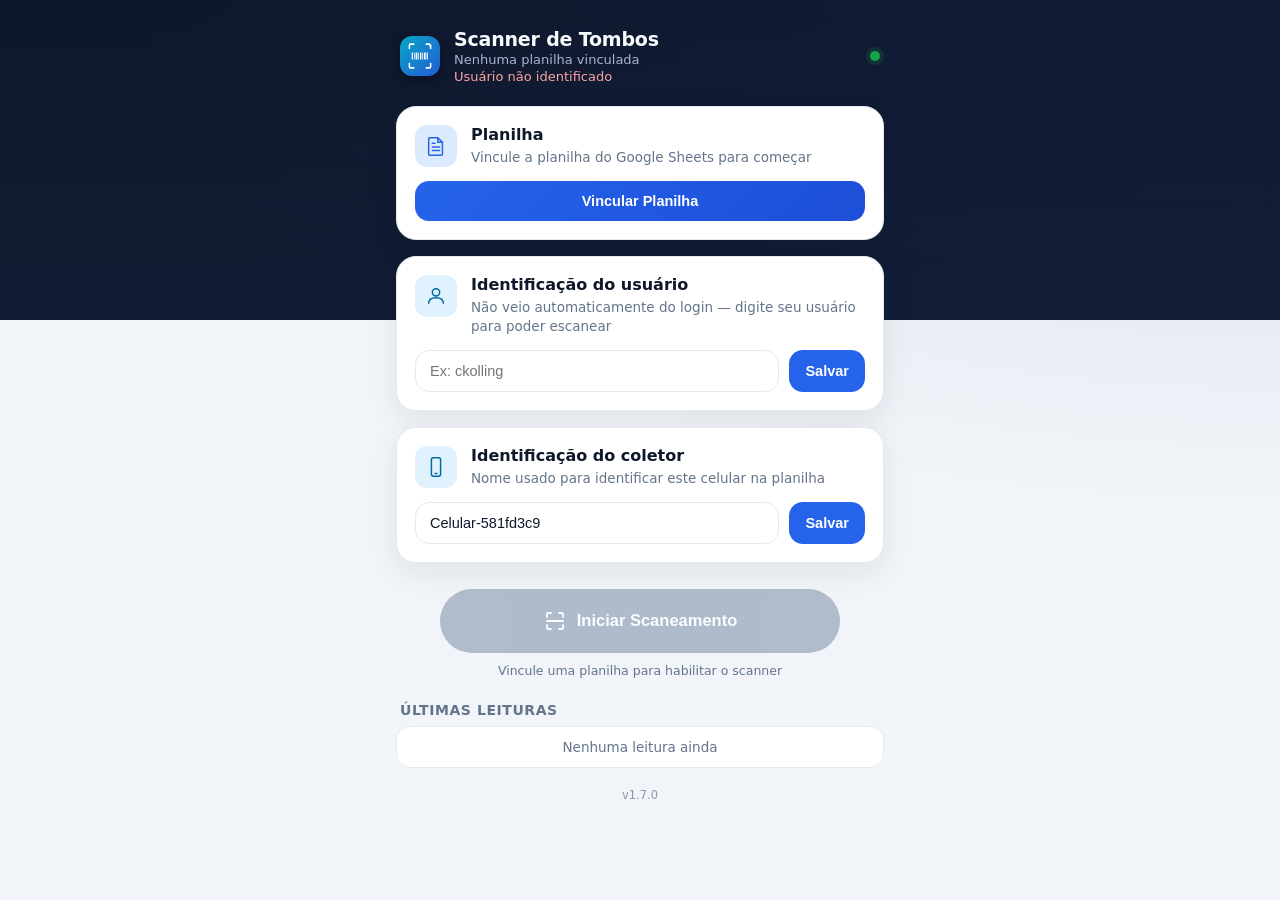
<file: index.html>
<!DOCTYPE html>
<html lang="pt-BR">
<head>
<meta charset="UTF-8">
<meta name="viewport" content="width=device-width, initial-scale=1, viewport-fit=cover, user-scalable=no">
<title>Scanner de Tombos</title>
<meta name="theme-color" content="#0f172a">
<meta name="description" content="Scanner de código de barras de tombos com envio para Google Sheets">
<link rel="manifest" href="manifest.webmanifest">
<link rel="icon" href="icons/icon.svg" type="image/svg+xml">
<link rel="apple-touch-icon" href="icons/icon.svg">
<link rel="stylesheet" href="css/style.css">
</head>
<body>

<div class="app">

  <header class="topbar">
    <div class="topbar-brand">
      <img src="icons/icon.svg" alt="" class="topbar-logo">
      <div>
        <h1>Scanner de Tombos</h1>
        <p id="sheetStatusText" class="topbar-sub">Nenhuma planilha vinculada</p>
        <p id="userStatusText" class="topbar-sub user-status">Usuário não identificado</p>
      </div>
    </div>
    <span id="connDot" class="conn-dot" title="Status de conexão"></span>
  </header>

  <main class="content">

    <section class="card" id="sheetCard">
      <div class="card-row">
        <div class="card-icon sheet-icon">
          <svg viewBox="0 0 24 24" fill="none"><path d="M5 3h9l5 5v13a1 1 0 0 1-1 1H5a1 1 0 0 1-1-1V4a1 1 0 0 1 1-1Z" stroke="currentColor" stroke-width="1.6"/><path d="M14 3v5h5" stroke="currentColor" stroke-width="1.6"/><path d="M8 13h8M8 17h8M8 9h3" stroke="currentColor" stroke-width="1.6" stroke-linecap="round"/></svg>
        </div>
        <div class="card-text">
          <h2>Planilha</h2>
          <p id="sheetDetail" class="muted">Vincule a planilha do Google Sheets para começar</p>
        </div>
      </div>
      <div class="card-actions">
        <button id="btnLinkSheet" class="btn btn-primary">Vincular Planilha</button>
        <button id="btnUnlinkSheet" class="btn btn-ghost hidden">Remover vínculo</button>
      </div>
    </section>

    <section class="card hidden" id="userCard">
      <div class="card-row">
        <div class="card-icon device-icon">
          <svg viewBox="0 0 24 24" fill="none"><circle cx="12" cy="8" r="4" stroke="currentColor" stroke-width="1.6"/><path d="M4 20c0-4 3.5-6 8-6s8 2 8 6" stroke="currentColor" stroke-width="1.6" stroke-linecap="round"/></svg>
        </div>
        <div class="card-text">
          <h2>Identificação do usuário</h2>
          <p class="muted">Não veio automaticamente do login — digite seu usuário para poder escanear</p>
        </div>
      </div>
      <div class="device-input-row">
        <input id="userInput" type="text" maxlength="60" placeholder="Ex: ckolling">
        <button id="btnSaveUser" class="btn btn-small">Salvar</button>
      </div>
    </section>

    <section class="card">
      <div class="card-row">
        <div class="card-icon device-icon">
          <svg viewBox="0 0 24 24" fill="none"><rect x="7" y="2" width="10" height="20" rx="2" stroke="currentColor" stroke-width="1.6"/><path d="M11 19h2" stroke="currentColor" stroke-width="1.6" stroke-linecap="round"/></svg>
        </div>
        <div class="card-text">
          <h2>Identificação do coletor</h2>
          <p class="muted">Nome usado para identificar este celular na planilha</p>
        </div>
      </div>
      <div class="device-input-row">
        <input id="deviceLabel" type="text" maxlength="40" placeholder="Ex: Coletor 1 - Almoxarifado">
        <button id="btnSaveDevice" class="btn btn-small">Salvar</button>
      </div>
    </section>

    <section class="scan-section">
      <button id="btnScan" class="btn-scan" disabled>
        <svg viewBox="0 0 24 24" fill="none" class="scan-icon"><path d="M4 8V5a1 1 0 0 1 1-1h3M20 8V5a1 1 0 0 1-1-1h-3M4 16v3a1 1 0 0 0 1 1h3M20 16v3a1 1 0 0 1-1 1h-3" stroke="currentColor" stroke-width="1.8" stroke-linecap="round"/><path d="M4 12h16" stroke="currentColor" stroke-width="1.8" stroke-linecap="round"/></svg>
        <span>Iniciar Scaneamento</span>
      </button>
      <p id="scanHint" class="scan-hint">Vincule uma planilha para habilitar o scanner</p>
    </section>

    <section class="history">
      <div class="history-header">
        <h2>Últimas leituras</h2>
        <span id="pendingBadge" class="pending-badge hidden">0 pendente(s)</span>
      </div>
      <ul id="historyList" class="history-list">
        <li class="history-empty">Nenhuma leitura ainda</li>
      </ul>
    </section>

    <p id="appVersion" class="app-version"></p>

  </main>
</div>

<div id="scanOverlay" class="scan-overlay hidden">
  <div class="scan-overlay-top">
    <button id="btnCloseScan" class="btn-icon" aria-label="Fechar">
      <svg viewBox="0 0 24 24" fill="none"><path d="M6 6l12 12M18 6L6 18" stroke="currentColor" stroke-width="2" stroke-linecap="round"/></svg>
    </button>
    <span id="scanCount" class="scan-count">0 lidos nesta sessão</span>
  </div>
  <video id="scanVideo" autoplay playsinline muted></video>
  <div class="scan-frame"></div>
  <div id="scanFeedback" class="scan-feedback"></div>
</div>

<div id="modalOverlay" class="modal-overlay hidden">
  <div class="modal">
    <h2>Vincular Planilha</h2>
    <p class="muted">Cole abaixo a URL do Google Apps Script (Web App) publicada para sua planilha.</p>
    <input id="sheetUrlInput" type="url" placeholder="https://script.google.com/macros/s/.../exec" autocomplete="off">
    <p id="modalError" class="modal-error hidden"></p>
    <div class="modal-actions">
      <button id="btnCancelLink" class="btn btn-ghost">Cancelar</button>
      <button id="btnConfirmLink" class="btn btn-primary">Validar e Salvar</button>
    </div>
  </div>
</div>

<div id="toast" class="toast hidden"></div>

<script src="js/app.js"></script>
</body>
</html>
</file>
<file: css/style.css>
:root {
  --bg: #0f172a;
  --bg-soft: #111c34;
  --card: #ffffff;
  --card-border: #e6e9f0;
  --text: #0f172a;
  --text-muted: #64748b;
  --text-inverse: #f8fafc;
  --primary: #2563eb;
  --primary-dark: #1d4ed8;
  --accent: #06b6d4;
  --success: #16a34a;
  --danger: #dc2626;
  --radius-lg: 20px;
  --radius-md: 14px;
  --shadow: 0 10px 30px rgba(15, 23, 42, 0.08);
  color-scheme: light;
}

@media (prefers-color-scheme: dark) {
  :root {
    --card: #16213d;
    --card-border: #26314f;
    --text: #eef2ff;
    --text-muted: #94a3b8;
    color-scheme: dark;
  }
}

* { box-sizing: border-box; }

html, body {
  margin: 0;
  height: 100%;
  overscroll-behavior-y: contain;
}

body {
  font-family: -apple-system, "Segoe UI", Roboto, Inter, system-ui, sans-serif;
  background:
    radial-gradient(1200px 600px at 100% -10%, #1d3a8f22, transparent),
    linear-gradient(180deg, var(--bg) 0%, var(--bg-soft) 320px, #f1f5f9 320px);
  color: var(--text);
  -webkit-tap-highlight-color: transparent;
}

@media (prefers-color-scheme: dark) {
  body {
    background:
      radial-gradient(1200px 600px at 100% -10%, #1d3a8f33, transparent),
      linear-gradient(180deg, var(--bg) 0%, var(--bg-soft) 320px, #0b1120 320px);
  }
}

.app {
  max-width: 520px;
  margin: 0 auto;
  min-height: 100%;
  padding-bottom: 48px;
}

.topbar {
  display: flex;
  align-items: center;
  justify-content: space-between;
  padding: 28px 20px 22px;
  color: var(--text-inverse);
}

.topbar-brand {
  display: flex;
  align-items: center;
  gap: 14px;
}

.topbar-logo {
  width: 40px;
  height: 40px;
  border-radius: 12px;
  box-shadow: 0 4px 14px rgba(0,0,0,0.35);
}

.topbar h1 {
  font-size: 19px;
  margin: 0;
  font-weight: 700;
  letter-spacing: -0.01em;
}

.topbar-sub {
  margin: 2px 0 0;
  font-size: 13px;
  color: #a8b4d0;
}

.user-status.user-ok {
  color: #86efac;
}
.user-status.user-missing {
  color: #fca5a5;
}

.conn-dot {
  width: 10px;
  height: 10px;
  border-radius: 50%;
  background: var(--success);
  box-shadow: 0 0 0 4px rgba(22,163,74,0.18);
  flex-shrink: 0;
}
.conn-dot.offline {
  background: var(--danger);
  box-shadow: 0 0 0 4px rgba(220,38,38,0.18);
}

.content {
  padding: 0 16px;
  display: flex;
  flex-direction: column;
  gap: 16px;
}

.card {
  background: var(--card);
  border: 1px solid var(--card-border);
  border-radius: var(--radius-lg);
  padding: 18px;
  box-shadow: var(--shadow);
}

.card-row {
  display: flex;
  align-items: flex-start;
  gap: 14px;
}

.card-icon {
  width: 42px;
  height: 42px;
  border-radius: 12px;
  display: flex;
  align-items: center;
  justify-content: center;
  flex-shrink: 0;
}
.card-icon svg { width: 22px; height: 22px; }
.sheet-icon { background: #dbeafe; color: var(--primary); }
.device-icon { background: #e0f2fe; color: #0369a1; }
@media (prefers-color-scheme: dark) {
  .sheet-icon { background: #1e3a8a44; color: #93c5fd; }
  .device-icon { background: #0c4a6e44; color: #7dd3fc; }
}

.card-text h2 {
  margin: 0 0 4px;
  font-size: 16px;
  font-weight: 700;
}

.muted { color: var(--text-muted); font-size: 13.5px; margin: 0; line-height: 1.4; }

.card-actions {
  display: flex;
  gap: 10px;
  margin-top: 14px;
}

.btn {
  border: none;
  border-radius: var(--radius-md);
  padding: 12px 16px;
  font-size: 14.5px;
  font-weight: 600;
  cursor: pointer;
  transition: transform .08s ease, opacity .15s ease;
}
.btn:active { transform: scale(0.97); }
.btn-primary {
  background: linear-gradient(135deg, var(--primary), var(--primary-dark));
  color: white;
  flex: 1;
}
.btn-ghost {
  background: transparent;
  color: var(--text-muted);
  border: 1px solid var(--card-border);
}
.btn-small {
  background: var(--primary);
  color: white;
  padding: 10px 16px;
}
.hidden { display: none !important; }

.device-input-row {
  display: flex;
  gap: 10px;
  margin-top: 14px;
}
.device-input-row input {
  flex: 1;
  min-width: 0;
}

input[type="text"], input[type="url"] {
  border: 1px solid var(--card-border);
  border-radius: var(--radius-md);
  padding: 12px 14px;
  font-size: 14.5px;
  background: transparent;
  color: var(--text);
  width: 100%;
}
input[type="text"]:focus, input[type="url"]:focus {
  outline: 2px solid var(--primary);
  outline-offset: 1px;
}

.scan-section {
  display: flex;
  flex-direction: column;
  align-items: center;
  gap: 10px;
  padding: 10px 0 4px;
}

.btn-scan {
  width: 100%;
  max-width: 400px;
  display: flex;
  align-items: center;
  justify-content: center;
  gap: 10px;
  padding: 20px;
  border: none;
  border-radius: 999px;
  font-size: 16.5px;
  font-weight: 700;
  color: white;
  background: linear-gradient(135deg, var(--accent), var(--primary));
  box-shadow: 0 12px 24px rgba(37, 99, 235, 0.28);
  cursor: pointer;
  transition: transform .08s ease, opacity .2s ease, filter .2s ease;
}
.btn-scan:active { transform: scale(0.98); }
.btn-scan:disabled {
  background: #94a3b8;
  box-shadow: none;
  cursor: not-allowed;
  opacity: 0.7;
}
.scan-icon { width: 24px; height: 24px; }

.scan-hint {
  font-size: 12.5px;
  color: var(--text-muted);
  margin: 0;
  text-align: center;
}

.history {
  margin-top: 4px;
}
.history-header {
  display: flex;
  align-items: center;
  justify-content: space-between;
  padding: 0 4px 8px;
}
.history-header h2 {
  font-size: 14px;
  color: var(--text-muted);
  text-transform: uppercase;
  letter-spacing: 0.04em;
  margin: 0;
  font-weight: 700;
}
.pending-badge {
  font-size: 12px;
  font-weight: 700;
  color: #b45309;
  background: #fef3c7;
  padding: 3px 9px;
  border-radius: 999px;
}
@media (prefers-color-scheme: dark) {
  .pending-badge { background: #78350f44; color: #fcd34d; }
}

.history-list {
  list-style: none;
  margin: 0;
  padding: 0;
  display: flex;
  flex-direction: column;
  gap: 8px;
}
.history-list li {
  background: var(--card);
  border: 1px solid var(--card-border);
  border-radius: var(--radius-md);
  padding: 12px 14px;
  display: flex;
  align-items: center;
  justify-content: space-between;
  font-size: 14px;
}
.history-empty {
  justify-content: center !important;
  color: var(--text-muted);
  font-size: 13.5px !important;
}
.history-tombo { font-weight: 700; letter-spacing: 0.02em; }
.history-meta { color: var(--text-muted); font-size: 12px; text-align: right; }
.history-status { font-size: 11px; font-weight: 700; padding: 2px 8px; border-radius: 999px; margin-left: 8px; }
.status-ok { background: #dcfce7; color: #15803d; }
.status-pending { background: #fef3c7; color: #b45309; }
.status-error { background: #fee2e2; color: #b91c1c; }
@media (prefers-color-scheme: dark) {
  .status-ok { background: #14532d55; color: #86efac; }
  .status-pending { background: #78350f55; color: #fcd34d; }
  .status-error { background: #7f1d1d55; color: #fca5a5; }
}

/* Scan overlay */
.scan-overlay {
  position: fixed;
  inset: 0;
  background: #000;
  z-index: 50;
  display: flex;
  flex-direction: column;
}
.scan-overlay video {
  position: absolute;
  inset: 0;
  width: 100%;
  height: 100%;
  object-fit: cover;
}
.scan-overlay-top {
  position: relative;
  z-index: 2;
  display: flex;
  align-items: center;
  justify-content: space-between;
  padding: 18px;
  background: linear-gradient(180deg, rgba(0,0,0,0.6), transparent);
}
.btn-icon {
  width: 42px;
  height: 42px;
  border-radius: 50%;
  border: none;
  background: rgba(255,255,255,0.15);
  color: white;
  display: flex;
  align-items: center;
  justify-content: center;
  cursor: pointer;
}
.btn-icon svg { width: 20px; height: 20px; }
.scan-count {
  color: white;
  font-size: 13px;
  font-weight: 600;
  background: rgba(255,255,255,0.15);
  padding: 6px 12px;
  border-radius: 999px;
}
.scan-frame {
  position: absolute;
  left: 10%;
  right: 10%;
  top: 32%;
  bottom: 32%;
  border: 3px solid rgba(255,255,255,0.85);
  border-radius: 20px;
  box-shadow: 0 0 0 2000px rgba(0,0,0,0.35);
  z-index: 1;
  transition: border-color .15s ease;
}
.scan-frame.flash {
  border-color: #22c55e;
}
.scan-feedback {
  position: absolute;
  left: 50%;
  bottom: 48px;
  z-index: 2;
  transform: translateX(-50%) translateY(8px);
  display: flex;
  align-items: center;
  gap: 8px;
  background: rgba(15, 23, 42, 0.92);
  color: white;
  font-weight: 700;
  font-size: 16px;
  padding: 12px 22px;
  border-radius: 999px;
  box-shadow: 0 10px 28px rgba(0,0,0,0.4);
  pointer-events: none;
  opacity: 0;
  transition: opacity .15s ease, transform .15s ease;
  white-space: nowrap;
}
.scan-feedback.visible {
  opacity: 1;
  transform: translateX(-50%) translateY(0);
}
.scan-feedback svg {
  width: 20px;
  height: 20px;
  color: #4ade80;
  flex-shrink: 0;
}

/* Modal */
.modal-overlay {
  position: fixed;
  inset: 0;
  background: rgba(15, 23, 42, 0.55);
  display: flex;
  align-items: center;
  justify-content: center;
  z-index: 60;
  padding: 20px;
}
.modal {
  background: var(--card);
  border-radius: var(--radius-lg);
  padding: 22px;
  width: 100%;
  max-width: 420px;
  box-shadow: 0 20px 60px rgba(0,0,0,0.3);
}
.modal h2 { margin: 0 0 6px; font-size: 18px; }
.modal input { margin: 12px 0 6px; }
.modal-error {
  color: var(--danger);
  font-size: 13px;
  margin: 4px 0 0;
}
.modal-actions {
  display: flex;
  gap: 10px;
  margin-top: 16px;
}
.modal-actions .btn { flex: 1; }

.toast {
  position: fixed;
  left: 50%;
  bottom: 28px;
  transform: translateX(-50%);
  background: #0f172a;
  color: white;
  padding: 12px 20px;
  border-radius: 999px;
  font-size: 14px;
  font-weight: 600;
  box-shadow: 0 10px 30px rgba(0,0,0,0.3);
  z-index: 80;
  max-width: 90vw;
  text-align: center;
}

@keyframes pulse {
  0%, 100% { opacity: 1; }
  50% { opacity: 0.4; }
}
.pulsing { animation: pulse 1.4s ease-in-out infinite; }

.app-version {
  text-align: center;
  font-size: 11.5px;
  color: var(--text-muted);
  opacity: 0.7;
  margin: 4px 0 0;
}
</file>
